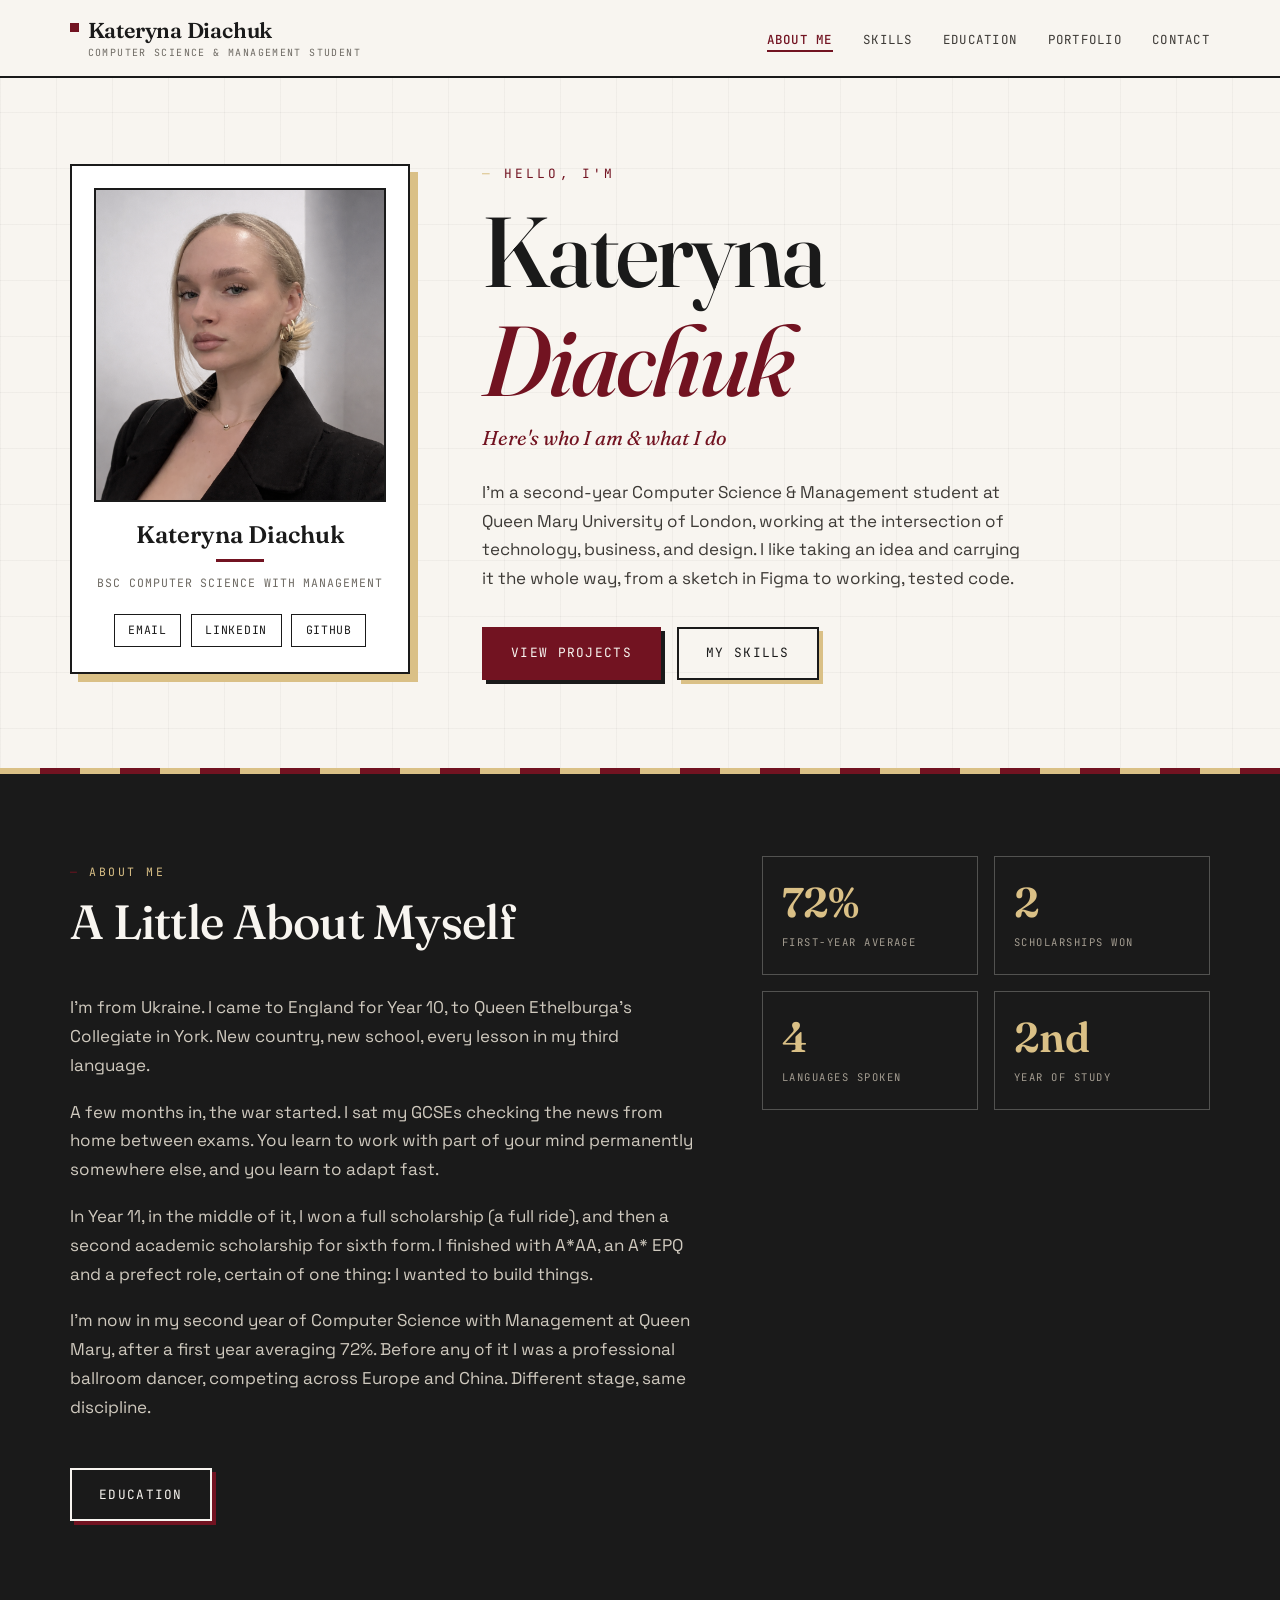
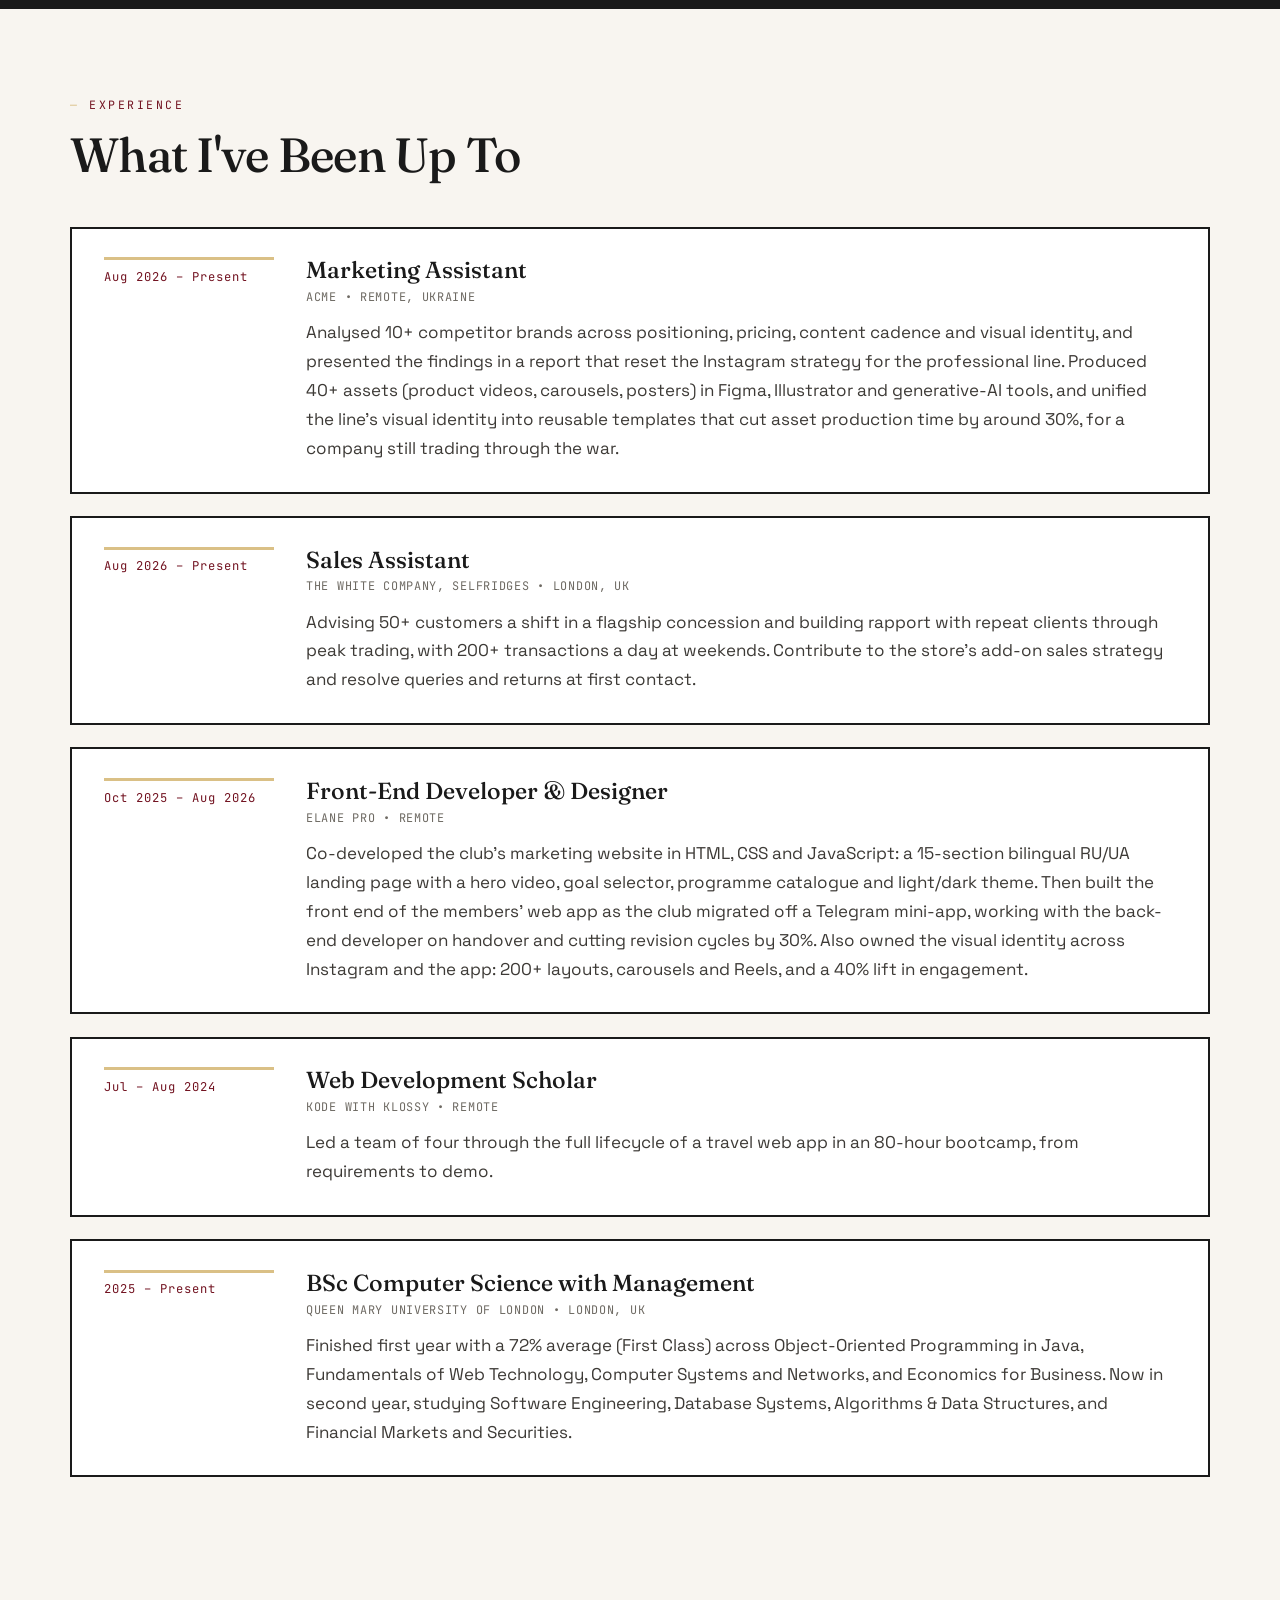
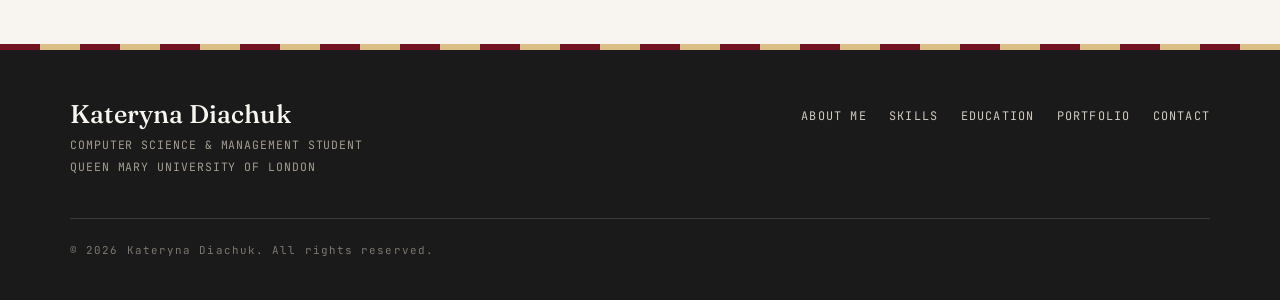
<file: index.html>
<!DOCTYPE html>
<html lang="en">
<head>
    <meta charset="UTF-8">
    <meta name="viewport" content="width=device-width, initial-scale=1.0">
    <title>Kateryna Diachuk | Portfolio</title>

    
    <!-- Google Fonts: Fraunces + Space Grotesk + JetBrains Mono -->
    <link rel="preconnect" href="https://fonts.googleapis.com">
    <link rel="preconnect" href="https://fonts.gstatic.com" crossorigin>
    <link href="https://fonts.googleapis.com/css2?family=Fraunces:ital,opsz,wght@0,9..144,300..700;1,9..144,300..700&family=Space+Grotesk:wght@300..700&family=JetBrains+Mono:wght@400;500&display=swap" rel="stylesheet">

    <!-- Stylesheets -->
    <link rel="stylesheet" href="css/reset.css">
    <link rel="stylesheet" href="css/style.css">
</head>
<body>

    <!-- ========================================================
         HEADER: Site identity and main navigation
    ========================================================= -->
    <header>
        <div class="header-inner">
            <div class="site-logo">
                Kateryna Diachuk
                <span>Computer Science & Management Student</span>
            </div>
            <nav aria-label="Main navigation">
                <ul>
                    <li><a href="index.html" class="active">About Me</a></li>
                    <li><a href="skills.html">Skills</a></li>
                    <li><a href="education.html">Education</a></li>
                    <li><a href="portfolio.html">Portfolio</a></li>
                    <li><a href="contact.html">Contact</a></li>
                </ul>
            </nav>
        </div>
    </header>

    <!-- ========================================================
         MAIN CONTENT
    ========================================================= -->
    <main>

        <!-- Hero Section -->
        <section class="hero" aria-label="Introduction">
            <!-- Profile card (left) -->
            <aside class="hero-card" aria-label="Profile card">
                <figure>
                    <div class="profile-image-wrap">
                        
                        <img src="images/profile-pic.png" alt="Kateryna Diachuk">
                    </div>
                    <figcaption class="hero-card-name">
                        <h2>Kateryna Diachuk </h2>
                        <div class="hero-card-divider"></div>
                        <p class="hero-card-role">BSc Computer Science with Management</p>
                    </figcaption>
                </figure>
                <div class="hero-social">
                    <a href="mailto:katediachuk3@gmail.com" aria-label="Email">Email</a>
                    <a href="https://www.linkedin.com/in/kateryna-diachuk-500a9a2b8?lipi=urn%3Ali%3Apage%3Ad_flagship3_profile_view_base_contact_details%3BsQAGNJKYS2mbx2d9ATpIKA%3D%3D" target="_blank" aria-label="LinkedIn">LinkedIn</a>
                    <a href="https://github.com/kate-dia" target="_blank" aria-label="GitHub">GitHub</a>
                </div>
            </aside>

            <!-- Hero text content (right) -->
            <div class="hero-content">
                <span class="label">Hello, I'm</span>
                <h1>Kateryna <br><em style="font-style: italic; color: var(--burgundy);">Diachuk</em></h1>
                <p class="sub">Here's who I am &amp; what I do</p>
                <p>
                    I'm a second-year Computer Science &amp; Management student at Queen Mary
                    University of London, working at the intersection of technology, business,
                    and design. I like taking an idea and carrying it the whole way, from a
                    sketch in Figma to working, tested code.
                </p>
                <div class="hero-buttons">
                    <a href="portfolio.html" class="btn-primary">View Projects</a>
                    <a href="skills.html" class="btn-outline">My Skills</a>
                </div>
            </div>
        </section>

        <!-- About Snapshot Section -->
        <section class="about-section" aria-label="About me overview">
            <div class="about-inner">
                <article class="about-text">
                    <header class="section-header">
                        <span class="section-label">About Me</span>
                        <h2>A Little About Myself</h2>
                    </header>
                    <p>
                        I'm from Ukraine. I came to England for Year&nbsp;10, to Queen Ethelburga's
                        Collegiate in York. New country, new school, every lesson in my third
                        language.
                    </p>
                    <p>
                        A few months in, the war started. I sat my GCSEs checking the news from
                        home between exams. You learn to work with part of your mind permanently
                        somewhere else, and you learn to adapt fast.
                    </p>
                    <p>
                        In Year&nbsp;11, in the middle of it, I won a full scholarship (a full ride),
                        and then a second academic scholarship for sixth form. I finished with
                        A*AA, an A* EPQ and a prefect role, certain of one thing: I wanted to build
                        things.
                    </p>
                    <p>
                        I'm now in my second year of Computer Science with Management at Queen Mary,
                        after a first year averaging 72%. Before any of it I was a professional
                        ballroom dancer, competing across Europe and China. Different stage, same
                        discipline.
                    </p>
                    <br>
                    <a href="education.html" class="btn-outline">Education</a>
                </article>
                <!-- Quick stats -->
                <div class="about-stats" aria-label="Quick statistics">
                    <div class="stat-box">
                        <span class="stat-number">72%</span>
                        <span class="stat-label">First-Year Average</span>
                    </div>
                    <div class="stat-box">
                        <span class="stat-number">2</span>
                        <span class="stat-label">Scholarships Won</span>
                    </div>
                    <div class="stat-box">
                        <span class="stat-number">4</span>
                        <span class="stat-label">Languages Spoken</span>
                    </div>
                    <div class="stat-box">
                        <span class="stat-number">2nd</span>
                        <span class="stat-label">Year of Study</span>
                    </div>
                </div>

                
            </div>
        </section>

        <!-- Recent Experience Preview -->
        <section class="section-pad" aria-label="Recent experience">
            <div class="container">
                <header class="section-header">
                    <span class="section-label">Experience</span>
                    <h2>What I've Been Up To</h2>
                </header>

                <article class="card">
                    <div class="card-date">Aug 2026 &ndash; Present</div>
                    <div class="card-body">
                        <h3>Marketing Assistant</h3>
                        <p class="company">ACME &bull; Remote, Ukraine</p>
                        <p>
                            Analysed 10+ competitor brands across positioning, pricing, content
                            cadence and visual identity, and presented the findings in a report
                            that reset the Instagram strategy for the professional line. Produced
                            40+ assets (product videos, carousels, posters) in Figma,
                            Illustrator and generative-AI tools, and unified the line's visual
                            identity into reusable templates that cut asset production time by
                            around 30%, for a company still trading through the war.
                        </p>
                    </div>
                </article>

                <article class="card">
                    <div class="card-date">Aug 2026 &ndash; Present</div>
                    <div class="card-body">
                        <h3>Sales Assistant</h3>
                        <p class="company">The White Company, Selfridges &bull; London, UK</p>
                        <p>
                            Advising 50+ customers a shift in a flagship concession and building
                            rapport with repeat clients through peak trading, with 200+ transactions
                            a day at weekends. Contribute to the store's add-on sales strategy and
                            resolve queries and returns at first contact.
                        </p>
                    </div>
                </article>

                <article class="card">
                    <div class="card-date">Oct 2025 &ndash; Aug 2026</div>
                    <div class="card-body">
                        <h3>Front-End Developer &amp; Designer</h3>
                        <p class="company">ELANE PRO &bull; Remote</p>
                        <p>
                            Co-developed the club's marketing website in HTML, CSS and JavaScript:
                            a 15-section bilingual RU/UA landing page with a hero video, goal
                            selector, programme catalogue and light/dark theme. Then built the
                            front end of the members' web app as the
                            club migrated off a Telegram mini-app, working with the back-end
                            developer on handover and cutting revision cycles by 30%. Also owned
                            the visual identity across Instagram and the app: 200+ layouts,
                            carousels and Reels, and a 40% lift in engagement.
                        </p>
                    </div>
                </article>

                <article class="card">
                    <div class="card-date">Jul &ndash; Aug 2024</div>
                    <div class="card-body">
                        <h3>Web Development Scholar</h3>
                        <p class="company">Kode With Klossy &bull; Remote</p>
                        <p>
                            Led a team of four through the full lifecycle of a travel web app in an
                            80-hour bootcamp, from requirements to demo.
                        </p>
                    </div>
                </article>

                <article class="card">
                    <div class="card-date">2025 &ndash; Present</div>
                    <div class="card-body">
                        <h3>BSc Computer Science with Management</h3>
                        <p class="company">Queen Mary University of London &bull; London, UK</p>
                        <p>
                            Finished first year with a 72% average (First Class) across
                            Object-Oriented Programming in Java, Fundamentals of Web Technology,
                            Computer Systems and Networks, and Economics for Business. Now in
                            second year, studying Software Engineering, Database Systems,
                            Algorithms &amp; Data Structures, and Financial Markets and Securities.
                        </p>
                    </div>
                </article>

            </div>
        </section>

    </main>

    <!-- ========================================================
         FOOTER
    ========================================================= -->
    <footer>
        <div class="footer-inner">
            <div class="footer-brand">
                <h3>Kateryna Diachuk</h3>
                <p>Computer Science & Management Student<br>Queen Mary University of London</p>
            </div>
            <nav class="footer-nav" aria-label="Footer navigation">
                
                <ul>
                    <li><a href="index.html">About Me</a></li>
                    <li><a href="skills.html">Skills</a></li>
                    <li><a href="education.html">Education</a></li>
                    <li><a href="portfolio.html">Portfolio</a></li>
                    <li><a href="contact.html">Contact</a></li>
                </ul>
            </nav>
            <div class="footer-copy">
                <p>&copy; 2026 Kateryna Diachuk. All rights reserved.</p>
                
            </div>
        </div>
    </footer>

</body>
</html>
</file>
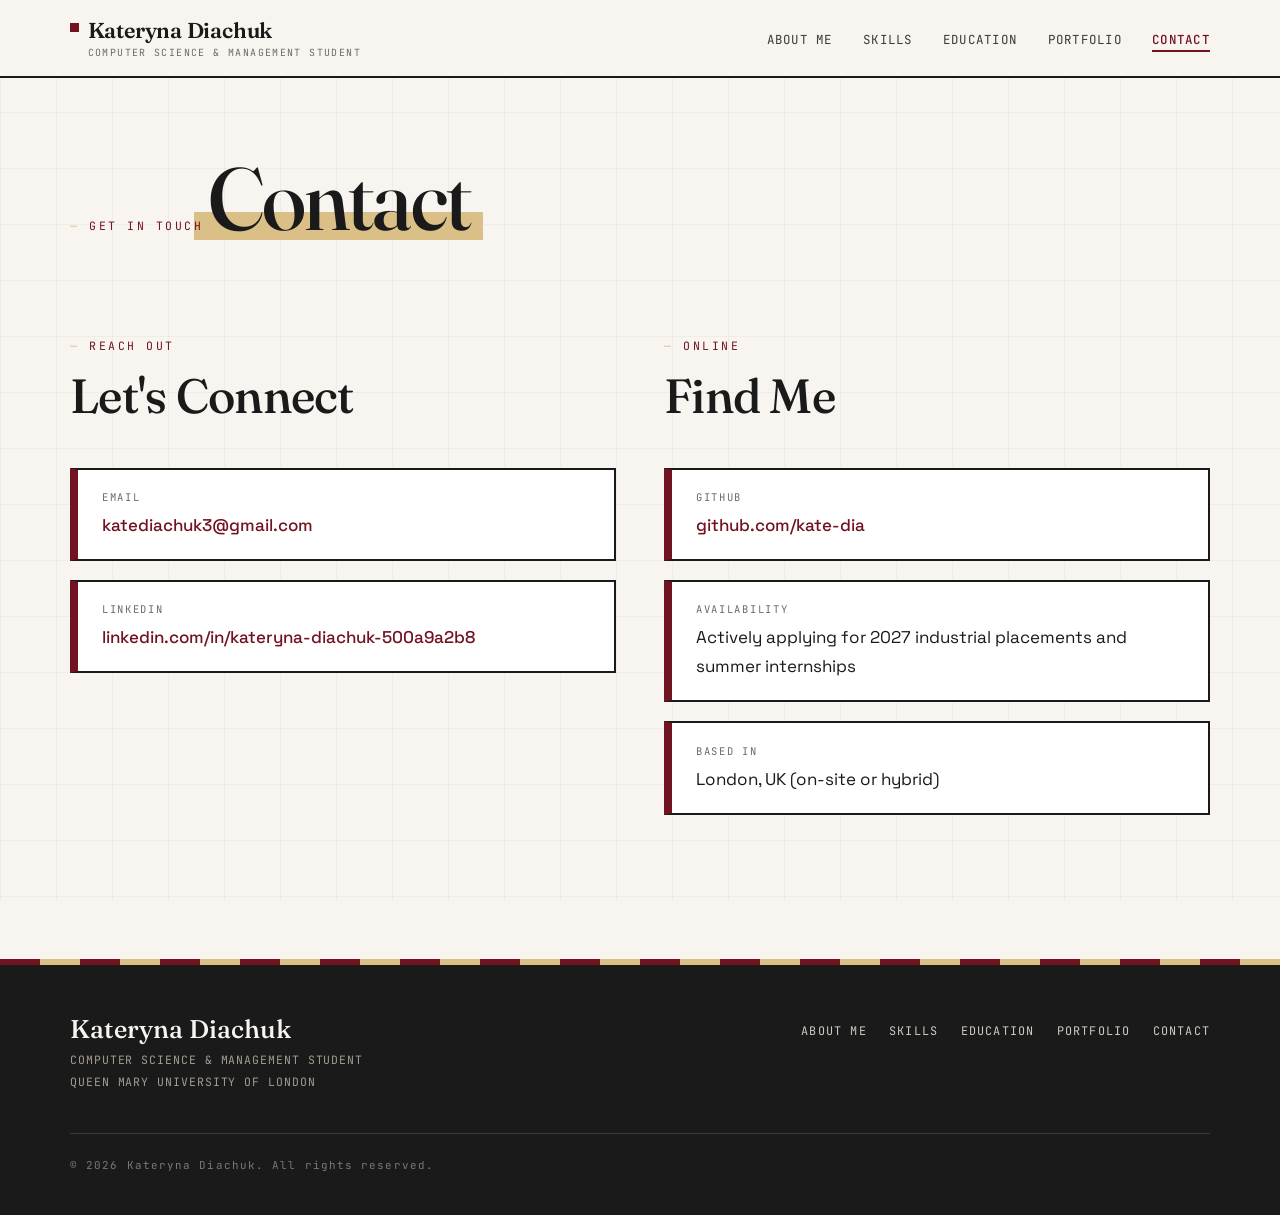
<file: contact.html>
<!DOCTYPE html>
<html lang="en">
<head>
    <meta charset="UTF-8">
    <meta name="viewport" content="width=device-width, initial-scale=1.0">
    <title>Contact | Kateryna Diachuk</title>

    
    <!-- Google Fonts: Fraunces + Space Grotesk + JetBrains Mono -->
    <link rel="preconnect" href="https://fonts.googleapis.com">
    <link rel="preconnect" href="https://fonts.gstatic.com" crossorigin>
    <link href="https://fonts.googleapis.com/css2?family=Fraunces:ital,opsz,wght@0,9..144,300..700;1,9..144,300..700&family=Space+Grotesk:wght@300..700&family=JetBrains+Mono:wght@400;500&display=swap" rel="stylesheet">

    <!-- Stylesheets -->
    <link rel="stylesheet" href="css/reset.css">
    <link rel="stylesheet" href="css/style.css">
</head>
<body>

    <!-- ========================================================
         HEADER
    ========================================================= -->
    <header>
        <div class="header-inner">
            <div class="site-logo">
                Kateryna Diachuk 
                <span>Computer Science & Management Student</span>
            </div>
            <nav aria-label="Main navigation">
                <ul>
                    <li><a href="index.html">About Me</a></li>
                    <li><a href="skills.html">Skills</a></li>
                    <li><a href="education.html">Education</a></li>
                    <li><a href="portfolio.html">Portfolio</a></li>
                    <li><a href="contact.html" class="active">Contact</a></li>
                </ul>
            </nav>
        </div>
    </header>

    <!-- ========================================================
         MAIN CONTENT
    ========================================================= -->
    <main>

        <!-- Page Banner -->
        <section class="page-banner" aria-label="Page title">
            <span class="section-label">Get In Touch</span>
            <h1>Contact</h1>
        </section>

        <!-- Contact Section -->
        <section class="section-pad" aria-label="Contact information">
            <div class="container">

                <article class="contact-layout">

                    <!-- Contact info column -->
                    <div>
                        <header class="section-header">
                            <span class="section-label">Reach Out</span>
                            <h2>Let's Connect</h2>
                        </header>
                        <div class="contact-info">
                            <div class="contact-item">
                                <span class="label">Email</span>
                                <a href="mailto:katediachuk3@gmail.com">katediachuk3@gmail.com</a>
                            </div>
                            <div class="contact-item">
                                <span class="label">LinkedIn</span>
                                <a href="https://www.linkedin.com/in/kateryna-diachuk-500a9a2b8/" target="_blank">linkedin.com/in/kateryna-diachuk-500a9a2b8</a>
                            </div>
                        </div>
                    </div>
                
                    <!-- Second column -->
                    <div>
                        <header class="section-header">
                            <span class="section-label">Online</span>
                            <h2>Find Me</h2>
                        </header>
                        <div class="contact-info">
                            <div class="contact-item">
                                <span class="label">GitHub</span>
                                <a href="https://github.com/kate-dia" target="_blank">github.com/kate-dia</a>
                            </div>
                            <div class="contact-item">
                                <span class="label">Availability</span>
                                <span>Actively applying for 2027 industrial placements and summer internships</span>
                            </div>
                            <div class="contact-item">
                                <span class="label">Based in</span>
                                <span>London, UK (on-site or hybrid)</span>
                            </div>
                        </div>
                    </div>
                
                </article>
            </div>
        </section>

    </main>

    <!-- ========================================================
         FOOTER
    ========================================================= -->
    <footer>
        <div class="footer-inner">
            <div class="footer-brand">
                <h3>Kateryna Diachuk</h3>
                <p>Computer Science & Management Student<br>Queen Mary University of London</p>
            </div>
            <nav class="footer-nav" aria-label="Footer navigation">
        
                <ul>
                    <li><a href="index.html">About Me</a></li>
                    <li><a href="skills.html">Skills</a></li>
                    <li><a href="education.html">Education</a></li>
                    <li><a href="portfolio.html">Portfolio</a></li>
                    <li><a href="contact.html">Contact</a></li>
                </ul>
            </nav>
            <div class="footer-copy">
                <p>&copy; 2026 Kateryna Diachuk. All rights reserved.</p>
            </div>
        </div>
    </footer>

</body>
</html>
</file>
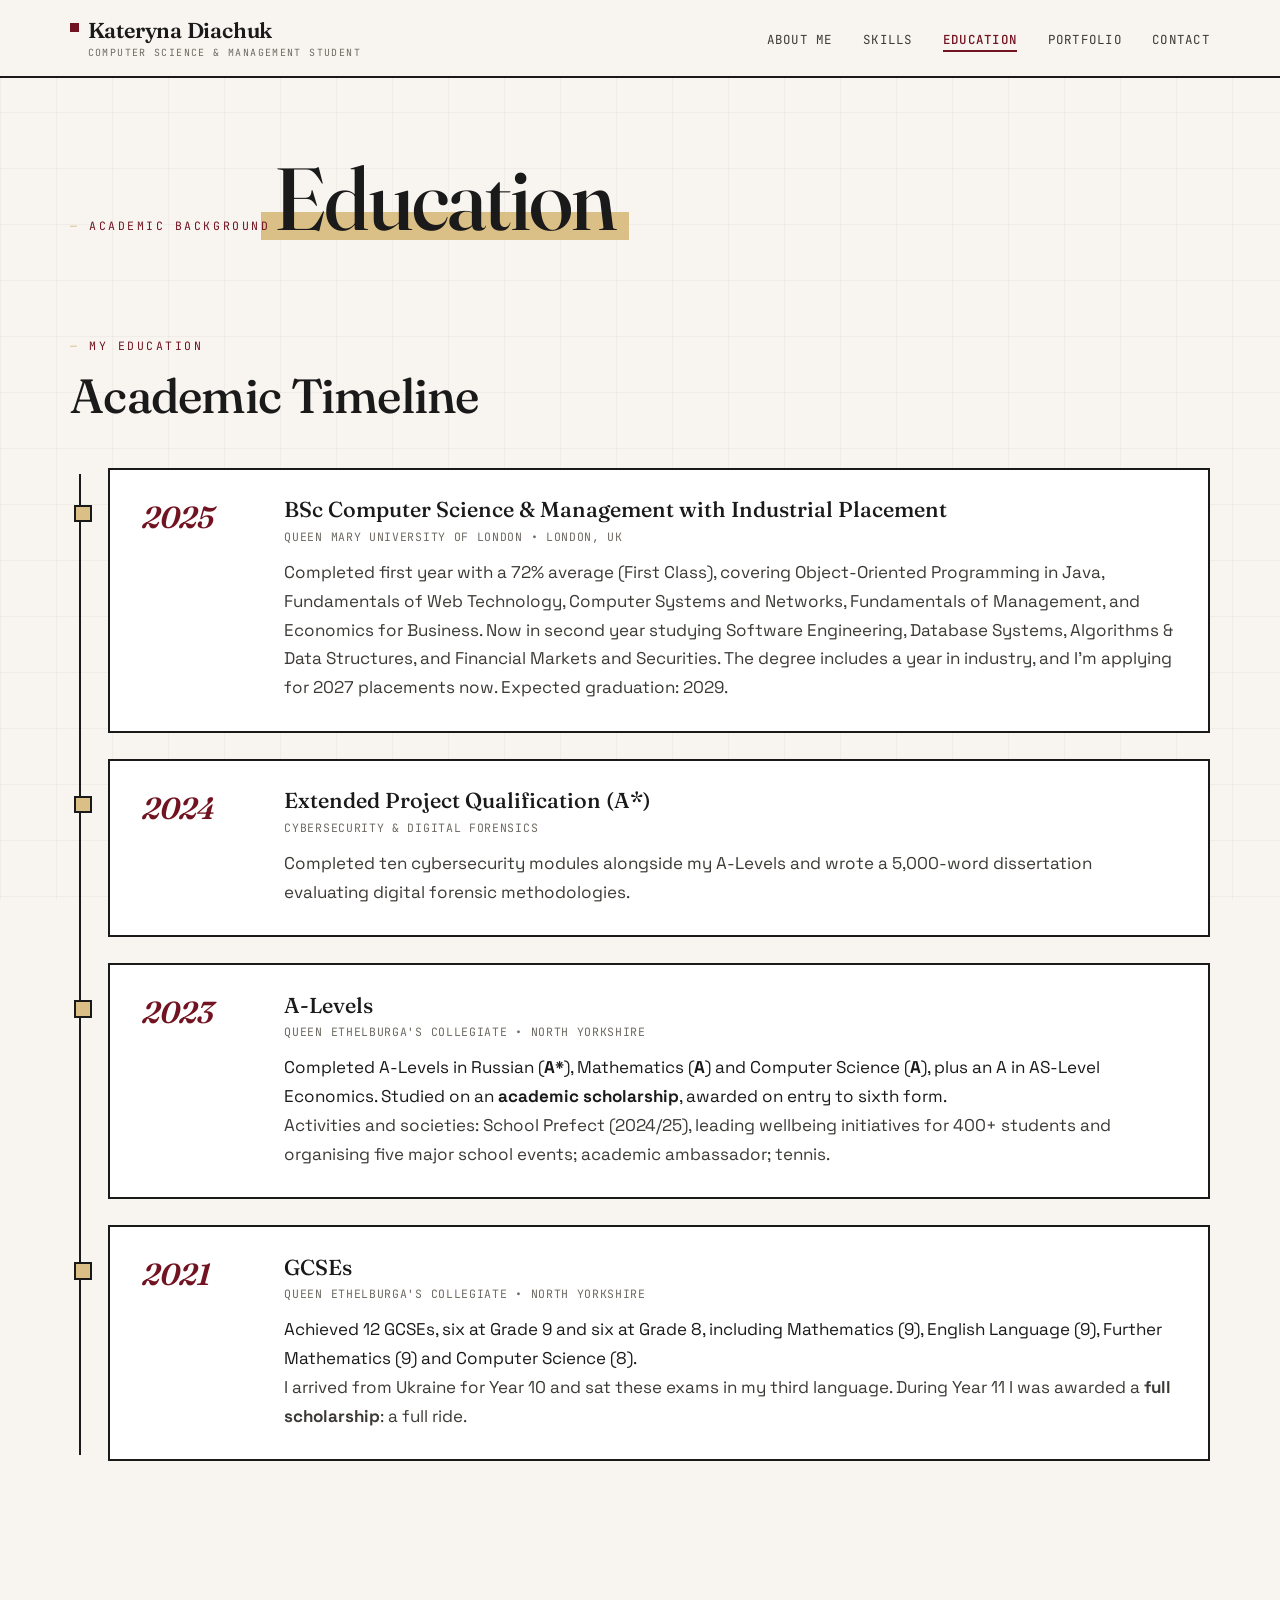
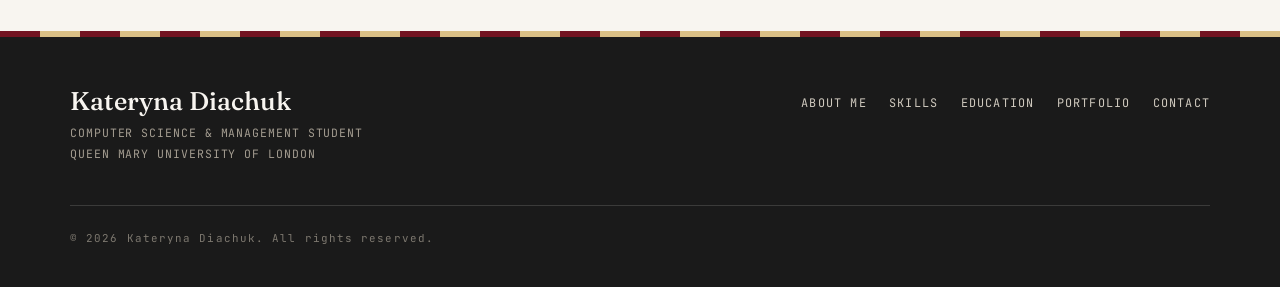
<file: education.html>
<!DOCTYPE html>
<html lang="en">
<head>
    <meta charset="UTF-8">
    <meta name="viewport" content="width=device-width, initial-scale=1.0">
    <title>Education | Kateryna Diachuk</title>

   
    <!-- Google Fonts: Fraunces + Space Grotesk + JetBrains Mono -->
    <link rel="preconnect" href="https://fonts.googleapis.com">
    <link rel="preconnect" href="https://fonts.gstatic.com" crossorigin>
    <link href="https://fonts.googleapis.com/css2?family=Fraunces:ital,opsz,wght@0,9..144,300..700;1,9..144,300..700&family=Space+Grotesk:wght@300..700&family=JetBrains+Mono:wght@400;500&display=swap" rel="stylesheet">

    <!-- Stylesheets -->
    <link rel="stylesheet" href="css/reset.css">
    <link rel="stylesheet" href="css/style.css">
</head>
<body>

    <!-- ========================================================
         HEADER
    ========================================================= -->
    <header>
        <div class="header-inner">
            <div class="site-logo">
                Kateryna Diachuk 
                <span>Computer Science & Management  Student</span>
            </div>
            <nav aria-label="Main navigation">
                <ul>
                    <li><a href="index.html">About Me</a></li>
                    <li><a href="skills.html">Skills</a></li>
                    <li><a href="education.html" class="active">Education</a></li>
                    <li><a href="portfolio.html">Portfolio</a></li>
                    <li><a href="contact.html">Contact</a></li>
                </ul>
            </nav>
        </div>
    </header>

    <!-- ========================================================
         MAIN CONTENT
    ========================================================= -->
    <main>

        <!-- Page Banner -->
        <section class="page-banner" aria-label="Page title">
            <span class="section-label">Academic Background</span>
            <h1>Education</h1>
        </section>

        <!-- Education Timeline Section -->
        <section class="section-pad" aria-label="Education history">
            <div class="container">
                <header class="section-header">
                    <span class="section-label">My education</span>
                    <h2>Academic Timeline</h2>
                    
                </header>

                <article class="education-grid">

                    <div class="edu-card">
                        <div class="edu-year">2025</div>
                        <div class="edu-details">
                            <h3>BSc Computer Science &amp; Management with Industrial Placement </h3>
                            <p class="institution">Queen Mary University of London &bull; London, UK</p>
                            <p>
                                Completed first year with a 72% average (First Class), covering
                                Object-Oriented Programming in Java, Fundamentals of Web Technology,
                                Computer Systems and Networks, Fundamentals of Management, and
                                Economics for Business. Now in second year studying Software
                                Engineering, Database Systems, Algorithms &amp; Data Structures, and
                                Financial Markets and Securities. The degree includes a year in
                                industry, and I'm applying for 2027 placements now.
                                Expected graduation: 2029.
                            </p>
                        </div>
                    </div>

                    <div class="edu-card">
                        <div class="edu-year">2024</div>
                        <div class="edu-details">
                            <h3>Extended Project Qualification (A*)</h3>
                            <p class="institution">Cybersecurity &amp; Digital Forensics</p>
                            <p>
                                Completed ten cybersecurity modules alongside my A-Levels and wrote a
                                5,000-word dissertation evaluating digital forensic methodologies.
                            </p>
                        </div>
                    </div>

                    <div class="edu-card">
                        <div class="edu-year">2023</div>
                        <div class="edu-details">
                            <h3>A-Levels</h3>
                            <p class="institution">Queen Ethelburga's Collegiate &bull; North Yorkshire</p>
                            <p>
                                Completed A-Levels in Russian (<strong>A*</strong>), Mathematics
                                (<strong>A</strong>) and Computer Science (<strong>A</strong>), plus an A in
                                AS-Level Economics. Studied on an <strong>academic scholarship</strong>,
                                awarded on entry to sixth form.
                            </p>
                            <p>
                                Activities and societies: School Prefect (2024/25), leading wellbeing
                                initiatives for 400+ students and organising five major school
                                events; academic ambassador; tennis.
                            </p>
                        </div>
                    </div>

                    <div class="edu-card">
                        <div class="edu-year">2021</div>
                        <div class="edu-details">
                            <h3>GCSEs</h3>
                            <p class="institution">Queen Ethelburga's Collegiate &bull; North Yorkshire</p>
                            <p>
                                Achieved 12 GCSEs, six at Grade 9 and six at Grade 8, including
                                Mathematics (9), English Language (9), Further Mathematics (9) and
                                Computer Science (8).
                            </p>
                            <p>
                                I arrived from Ukraine for Year&nbsp;10 and sat these exams in my third
                                language. During Year&nbsp;11 I was awarded a
                                <strong>full scholarship</strong>: a full ride.
                            </p>
                        </div>
                    </div>

                </article>
            </div>
        </section>

        

    </main>

    <!-- ========================================================
         FOOTER
    ========================================================= -->
    <footer>
        <div class="footer-inner">
            <div class="footer-brand">
                <h3>Kateryna Diachuk</h3>
                <p>Computer Science & Management Student<br>Queen Mary University of London</p>
            </div>
            <nav class="footer-nav" aria-label="Footer navigation">
                
                <ul>
                    <li><a href="index.html">About Me</a></li>
                    <li><a href="skills.html">Skills</a></li>
                    <li><a href="education.html">Education</a></li>
                    <li><a href="portfolio.html">Portfolio</a></li>
                    <li><a href="contact.html">Contact</a></li>
                </ul>
            </nav>
            <div class="footer-copy">
                <p>&copy; 2026 Kateryna Diachuk. All rights reserved.</p>
            </div>
        </div>
    </footer>

</body>
</html>
</file>
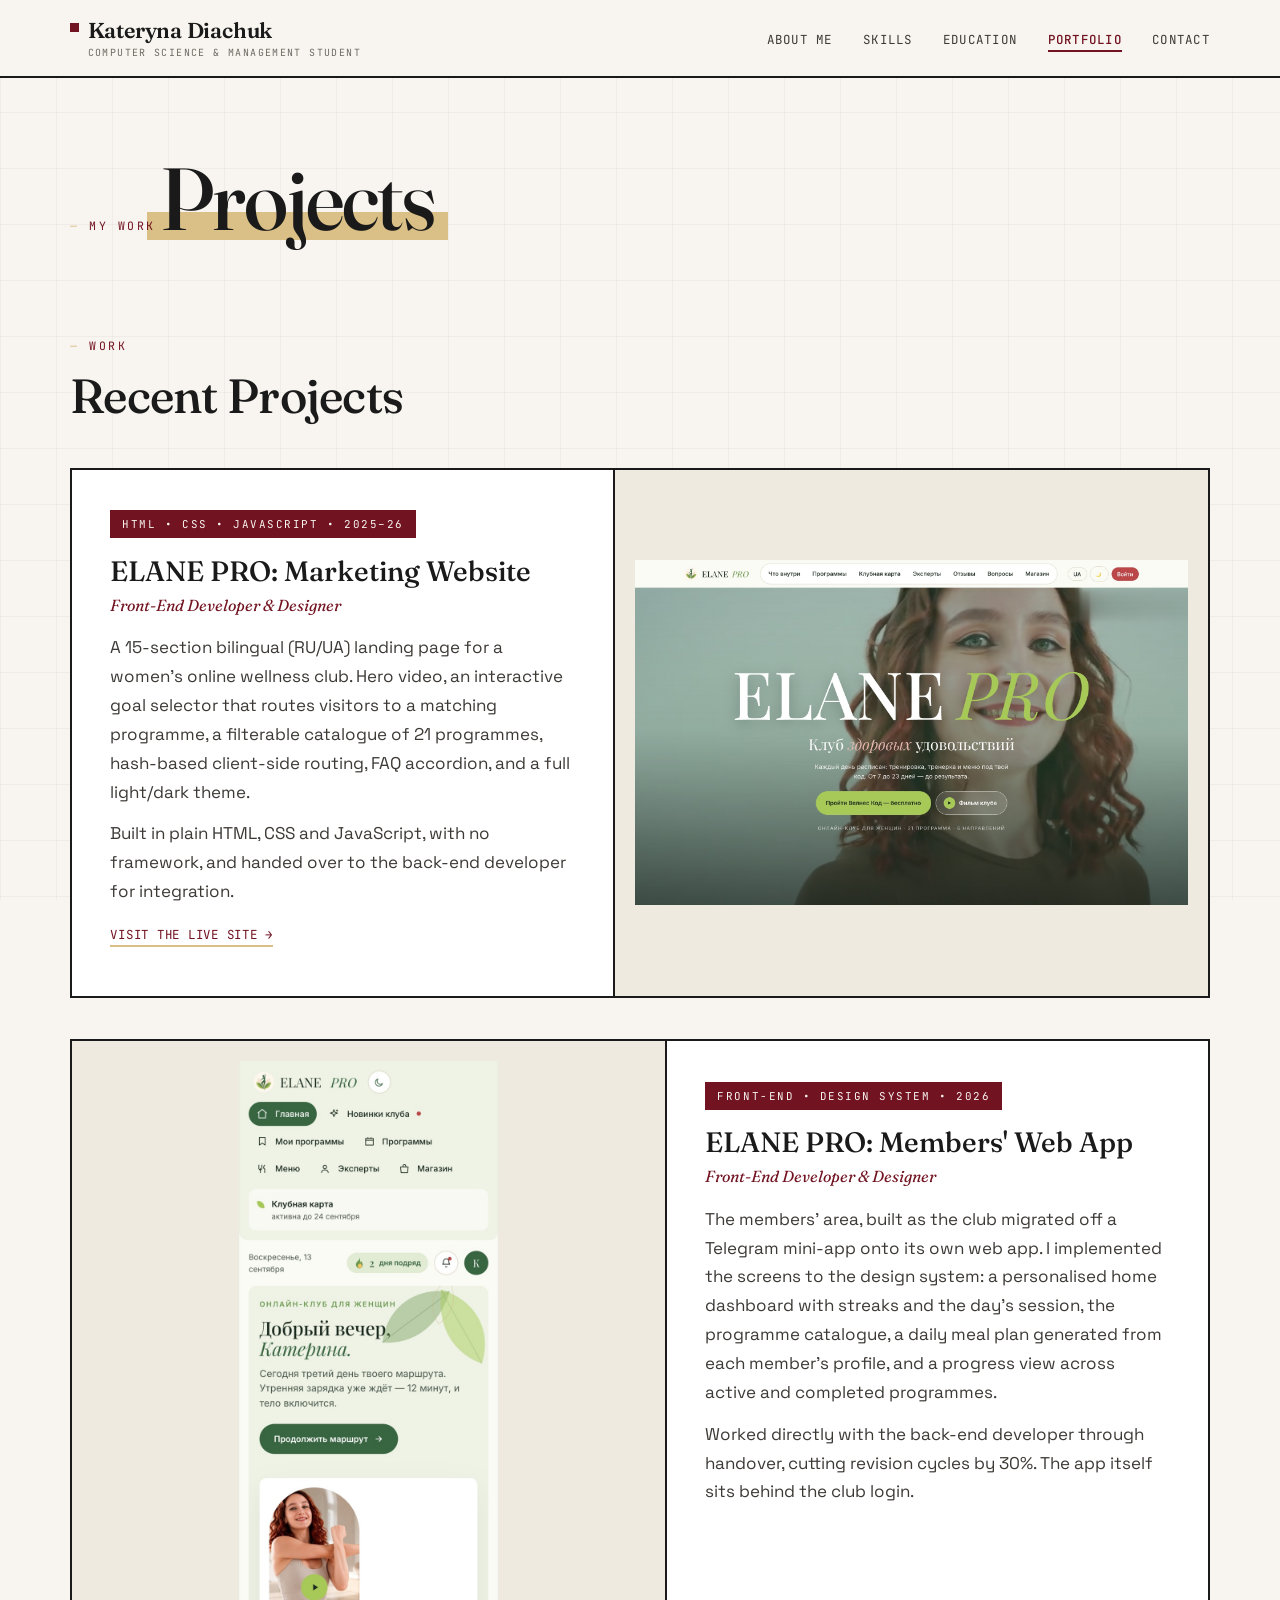
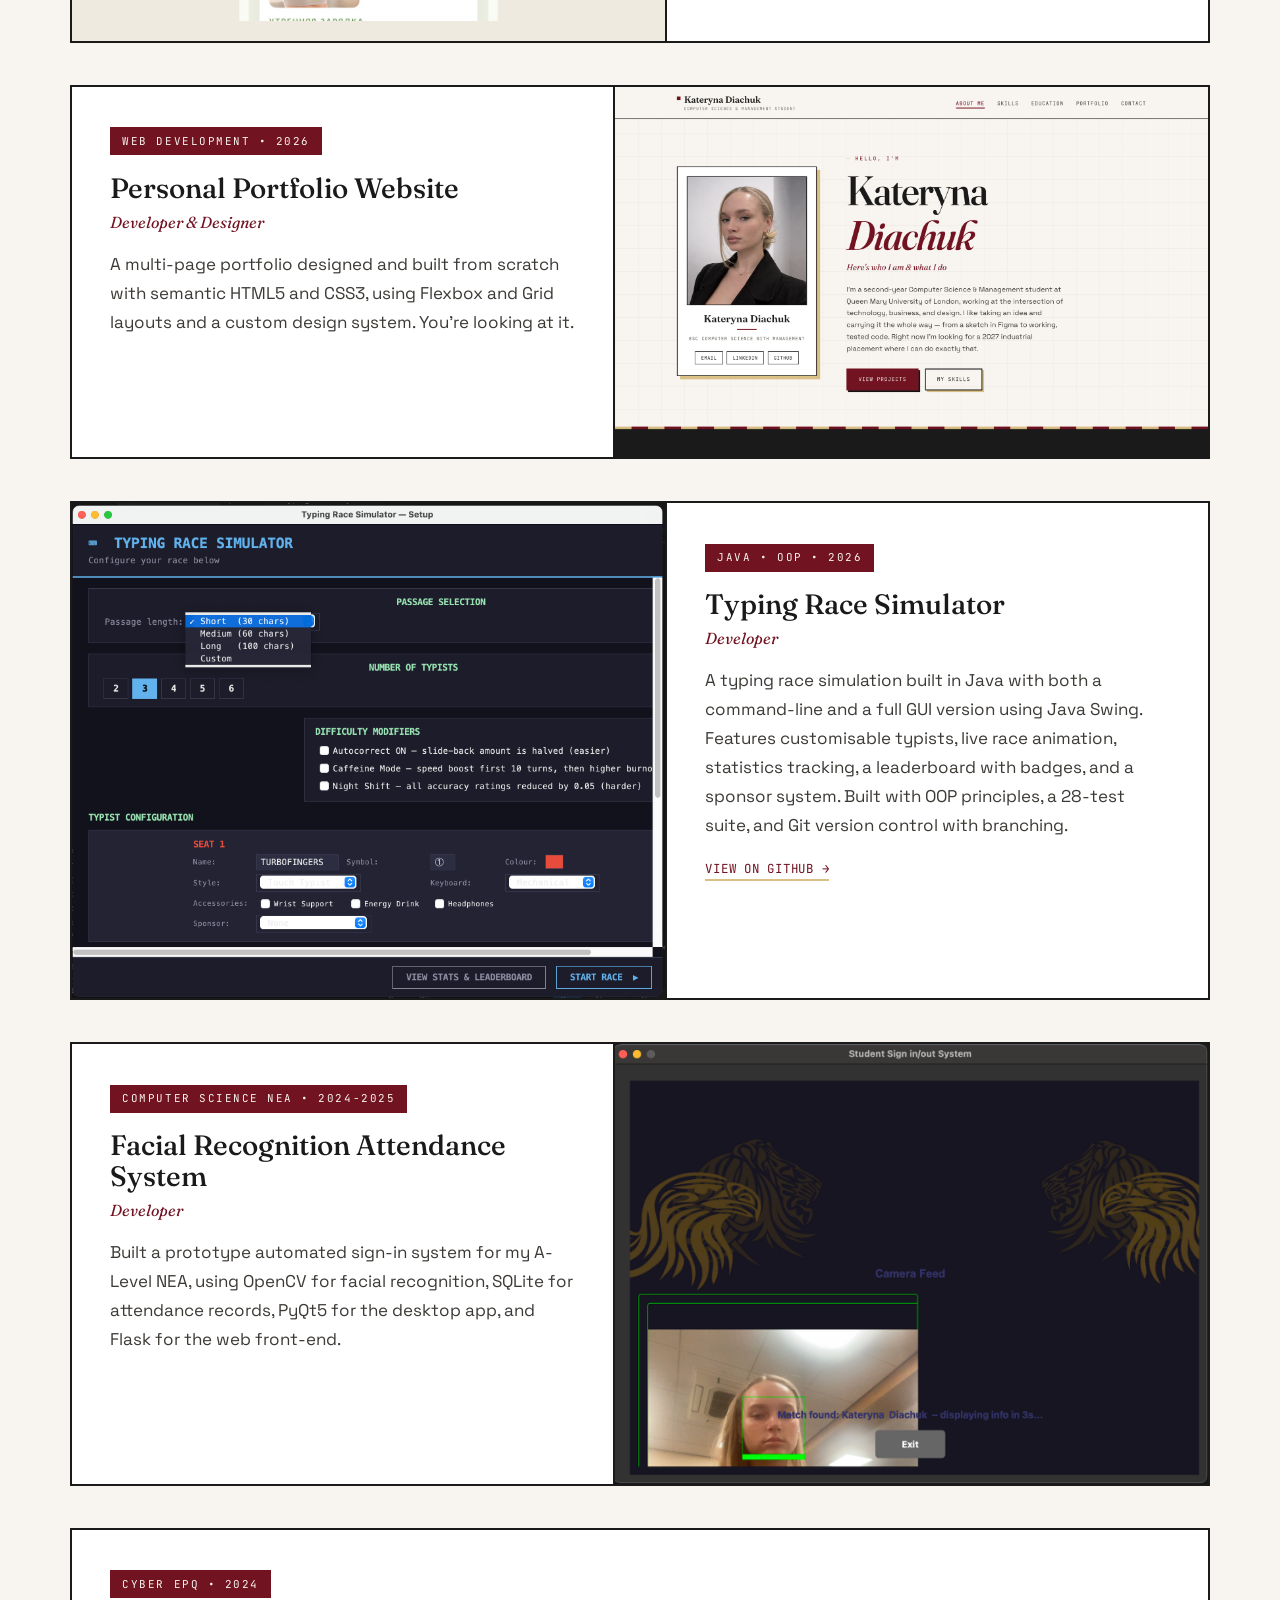
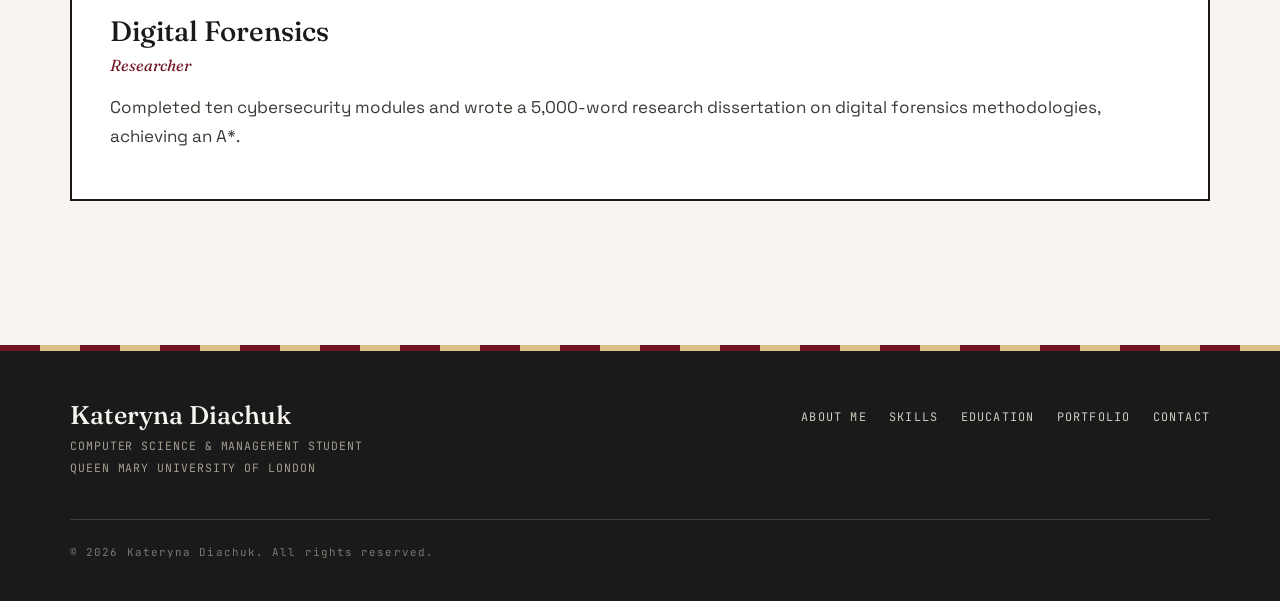
<file: portfolio.html>
<!DOCTYPE html>
<html lang="en">
<head>
    <meta charset="UTF-8">
    <meta name="viewport" content="width=device-width, initial-scale=1.0">
    <title>Projects | Kateryna Diachuk</title>

    <!-- Google Fonts: Fraunces + Space Grotesk + JetBrains Mono -->
    <link rel="preconnect" href="https://fonts.googleapis.com">
    <link rel="preconnect" href="https://fonts.gstatic.com" crossorigin>
    <link href="https://fonts.googleapis.com/css2?family=Fraunces:ital,opsz,wght@0,9..144,300..700;1,9..144,300..700&family=Space+Grotesk:wght@300..700&family=JetBrains+Mono:wght@400;500&display=swap" rel="stylesheet">

    <!-- Stylesheets -->
    <link rel="stylesheet" href="css/reset.css">
    <link rel="stylesheet" href="css/style.css">
</head>
<body>

    <!-- ========================================================
         HEADER
    ========================================================= -->
    <header>
        <div class="header-inner">
            <div class="site-logo">
                Kateryna Diachuk
                <span>Computer Science & Management Student</span>
            </div>
            <nav aria-label="Main navigation">
                <ul>
                    <li><a href="index.html">About Me</a></li>
                    <li><a href="skills.html">Skills</a></li>
                    <li><a href="education.html">Education</a></li>
                    <li><a href="portfolio.html" class="active">Portfolio</a></li>
                    <li><a href="contact.html">Contact</a></li>
                </ul>
            </nav>
        </div>
    </header>

    <!-- ========================================================
         MAIN CONTENT
    ========================================================= -->
    <main>

        <!-- Page Banner -->
        <section class="page-banner" aria-label="Page title">
            <span class="section-label">My Work</span>
            <h1>Projects</h1>
        </section>

        <!-- Portfolio Projects Section -->
        <section class="section-pad" aria-label="Project showcase">
            <div class="container">

                <header class="section-header">
                    <span class="section-label">Work</span>
                    <h2>Recent Projects</h2>
                    
                </header>

                <article class="portfolio-grid">

                    <!-- Project 1 -->
                    <section class="project-card project-card--shots" aria-label="Project: ELANE PRO marketing website">
                        <div class="project-info">
                            <span class="project-tag">HTML &bull; CSS &bull; JavaScript &bull; 2025&ndash;26</span>
                            <h3>ELANE PRO: Marketing Website</h3>
                            <p class="role">Front-End Developer &amp; Designer</p>
                            <p>
                                A 15-section bilingual (RU/UA) landing page for a women's online
                                wellness club. Hero video, an
                                interactive goal selector that routes visitors to a matching
                                programme, a filterable catalogue of 21 programmes, hash-based
                                client-side routing, FAQ accordion, and a full light/dark theme.
                            </p>
                            <p>
                                Built in plain HTML, CSS and JavaScript, with no framework, and handed
                                over to the back-end developer for integration.
                            </p>
                            <p>
                                <a href="https://elane.pro/welcome" target="_blank" rel="noopener">Visit the live site &rarr;</a>
                            </p>
                        </div>
                        <figure class="project-img">
                            <div class="carousel">
                                <div class="carousel-track">
                                    <img src="images/elane-site-1-hero.jpg" alt="ELANE PRO website: hero section with full-bleed video background">
                                    <img src="images/elane-site-2-goal.jpg" alt="ELANE PRO website: interactive goal selector matching visitors to a programme">
                                    <img src="images/elane-site-3-programmes.jpg" alt="ELANE PRO website: filterable programme catalogue">
                                    <img src="images/elane-site-4-route.jpg" alt="ELANE PRO website: three-step member journey">
                                    <img src="images/elane-site-5-inside.jpg" alt="ELANE PRO website: what's inside the club grid">
                                </div>
                            </div>
                        </figure>
                    </section>

                    <!-- Project 2 -->
                    <section class="project-card project-card--shots project-card--app" aria-label="Project: ELANE PRO members' web app">
                        <div class="project-info">
                            <span class="project-tag">Front-End &bull; Design System &bull; 2026</span>
                            <h3>ELANE PRO: Members' Web App</h3>
                            <p class="role">Front-End Developer &amp; Designer</p>
                            <p>
                                The members' area, built as the club migrated off a Telegram
                                mini-app onto its own web app. I implemented the screens to the
                                design system: a personalised home dashboard with streaks and the
                                day's session, the programme catalogue, a daily meal plan generated
                                from each member's profile, and a progress view across active and
                                completed programmes.
                            </p>
                            <p>
                                Worked directly with the back-end developer through handover,
                                cutting revision cycles by 30%. The app itself sits behind the club
                                login.
                            </p>

                        </div>
                        <figure class="project-img">
                            <div class="carousel">
                                <div class="carousel-track">
                                    <img src="images/elane-app-1-home.jpg" alt="ELANE PRO app: personalised home dashboard">
                                    <img src="images/elane-app-2-programmes.jpg" alt="ELANE PRO app: programme catalogue">
                                    <img src="images/elane-app-3-menu.jpg" alt="ELANE PRO app: daily meal plan screen">
                                    <img src="images/elane-app-4-progress.jpg" alt="ELANE PRO app: member progress across programmes">
                                </div>
                            </div>
                        </figure>
                    </section>

                    <!-- Project 3 -->
                    <section class="project-card" aria-label="Project: Portfolio Website">
                        <div class="project-info">
                            <span class="project-tag">Web Development &bull; 2026</span>
                            <h3>Personal Portfolio Website</h3>
                            <p class="role">Developer &amp; Designer</p>
                            <p>
                                A multi-page portfolio designed and built from scratch with semantic HTML5 and CSS3, using Flexbox and Grid layouts and a custom design system. You're looking at it.
                                
                            </p>
                            
                        </div>
                        <figure class="project-img">
                            <img src="images/porfolioproject.png" alt="Portfolio website ">
                        </figure>
                    </section>

                    <!-- Project 4 -->
                    <section class="project-card" aria-label="Project: Typing Race Simulator">
                        <div class="project-info">
                            <span class="project-tag">Java &bull; OOP &bull; 2026</span>
                            <h3>Typing Race Simulator</h3>
                            <p class="role">Developer</p>
                            <p>
                                A typing race simulation built in Java with both a command-line
                                and a full GUI version using Java Swing. Features customisable
                                typists, live race animation, statistics tracking, a leaderboard
                                with badges, and a sponsor system. Built with OOP principles,
                                a 28-test suite, and Git version control with branching.
                            </p>
                            <p>
                                <a href="https://github.com/kate-dia/TypingRaceSimulator"
                                   target="_blank" rel="noopener">View on GitHub &rarr;</a>
                            </p>
                        </div>
                        <figure class="project-img">
                            <div class="carousel">
                                <div class="carousel-track">
                                    <img src="images/typing-race-setup.png" alt="Typing race simulator - setup screen">
                                    <img src="images/typing-race-go.png" alt="Typing race simulator - race in progress">
                                    <img src="images/typing-race-results.png" alt="Typing race simulator - race results">
                                    <img src="images/typing-race-stats.png" alt="Typing race simulator - statistics and leaderboard">
                                </div>
                            </div>
                        </figure>
                    </section>

                    <!-- Project 5 -->
                    <section class="project-card" aria-label="Project: Facial Recognition Attendance System">
                        <div class="project-info">
                            <span class="project-tag">Computer Science NEA &bull; 2024-2025</span>
                            <h3>Facial Recognition Attendance System</h3>
                            <p class="role">Developer</p>
                            <p>
                                Built a prototype automated sign-in system for my A-Level NEA, using OpenCV for facial recognition, SQLite for attendance records, PyQt5 for the desktop app, and Flask for the web front-end.
                            </p>
                            
                        </div>
                        <figure class="project-img">
                            <div class="carousel">
                                <div class="carousel-track">
                                    <img src="images/camera-feed.png" alt="Facial recognition system - camera feed">
                                    <img src="images/flask-login.png" alt="Facial recognition system - flask-login">
                                    <img src="images/signed-out-status.png" alt="Facial recognition system - attendance log">
                                    
                                </div>
                            </div>
                        </figure>


                    </section>
                            
                        
                  

                    <!-- Project 6 -->
                    <section class="project-card project-card--text" aria-label="Project: Digital Forensics research">
                        <div class="project-info">
                            <span class="project-tag"> Cyber EPQ &bull; 2024 </span>
                            <h3>Digital Forensics</h3>
                            <p class="role">Researcher</p>
                            <p>
                                Completed ten cybersecurity modules and wrote a 5,000-word research dissertation on digital forensics methodologies, achieving an A*.
                            </p>
                            
                        </div>
                       
                    </section>


                </article>
            </div>
        </section>

    </main>

    <!-- ========================================================
         FOOTER
    ========================================================= -->
    <footer>
        <div class="footer-inner">
            <div class="footer-brand">
                <h3>Kateryna Diachuk</h3>
                <p>Computer Science  & Management Student<br>Queen Mary University of London</p>
            </div>
            <nav class="footer-nav" aria-label="Footer navigation">
             
                <ul>
                    <li><a href="index.html">About Me</a></li>
                    <li><a href="skills.html">Skills</a></li>
                    <li><a href="education.html">Education</a></li>
                    <li><a href="portfolio.html">Portfolio</a></li>
                    <li><a href="contact.html">Contact</a></li>
                </ul>
            </nav>
            <div class="footer-copy">
                <p>&copy; 2026 Kateryna Diachuk. All rights reserved.</p>
            </div>
        </div>
    </footer>

</body>
</html>
</file>
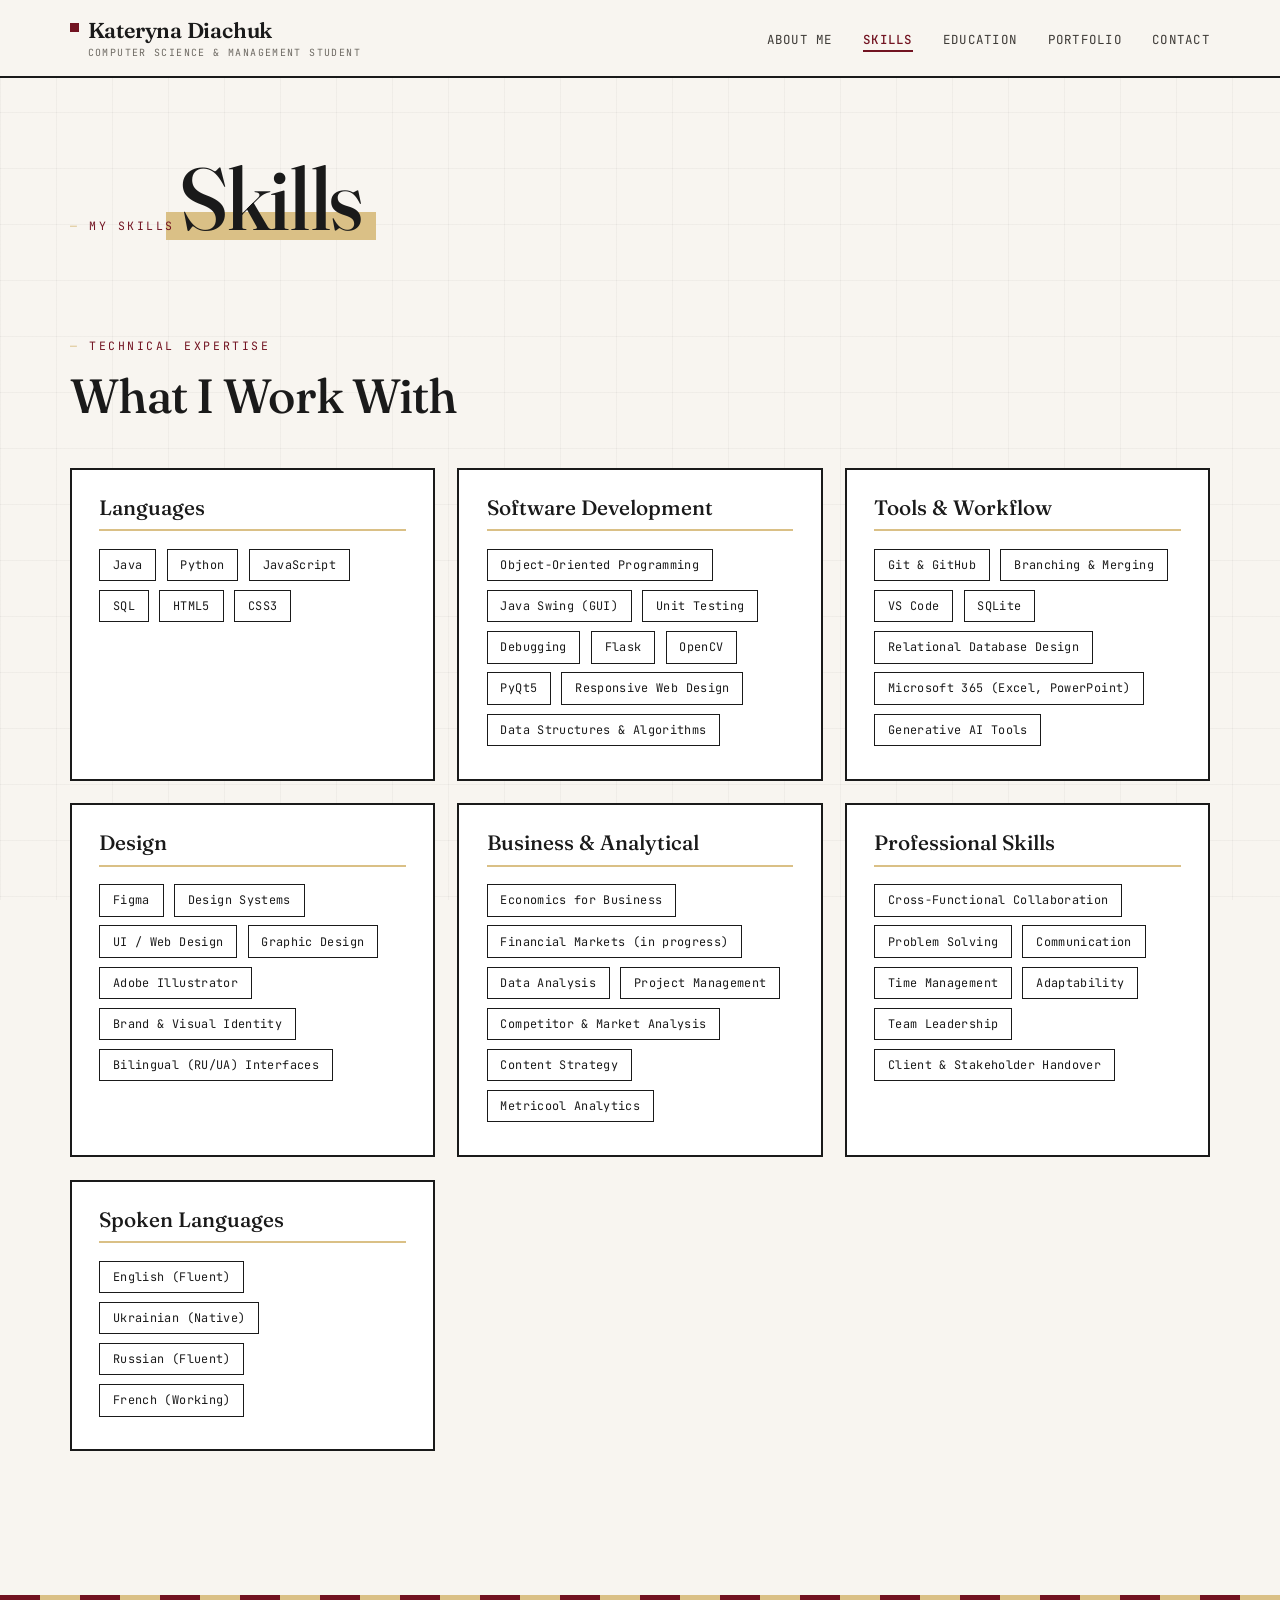
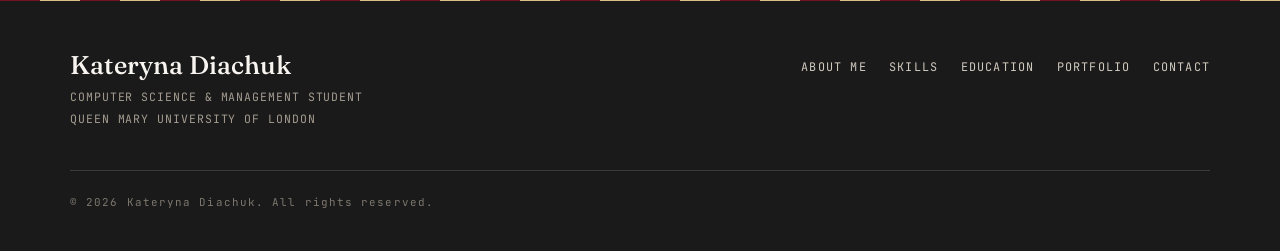
<file: skills.html>
<!DOCTYPE html>
<html lang="en">
<head>
    <meta charset="UTF-8">
    <meta name="viewport" content="width=device-width, initial-scale=1.0">
    <title>Skills | Kateryna Diachuk</title>

    <!-- Google Fonts: Fraunces + Space Grotesk + JetBrains Mono -->
    <link rel="preconnect" href="https://fonts.googleapis.com">
    <link rel="preconnect" href="https://fonts.gstatic.com" crossorigin>
    <link href="https://fonts.googleapis.com/css2?family=Fraunces:ital,opsz,wght@0,9..144,300..700;1,9..144,300..700&family=Space+Grotesk:wght@300..700&family=JetBrains+Mono:wght@400;500&display=swap" rel="stylesheet">
    <!-- Stylesheets -->
    <link rel="stylesheet" href="css/reset.css">
    <link rel="stylesheet" href="css/style.css">
</head>
<body>

    <!-- ========================================================
         HEADER
    ========================================================= -->
    <header>
        <div class="header-inner">
            <div class="site-logo">
                Kateryna Diachuk
                <span>Computer Science & Management Student</span>
            </div>
            <nav aria-label="Main navigation">
                <ul>
                    <li><a href="index.html">About Me</a></li>
                    <li><a href="skills.html" class="active">Skills</a></li>
                    <li><a href="education.html">Education</a></li>
                    <li><a href="portfolio.html">Portfolio</a></li>
                    <li><a href="contact.html">Contact</a></li>
                </ul>
            </nav>
        </div>
    </header>

    <!-- ========================================================
         MAIN CONTENT
    ========================================================= -->
    <main>

        <!-- Page Banner -->
        <section class="page-banner" aria-label="Page title">
            <span class="section-label">My skills</span>
            <h1>Skills</h1>
        </section>

        <!-- Skills Grid Section -->
        <section class="section-pad" aria-label="Technical skills">
            <div class="container">
                <header class="section-header">
                    <span class="section-label">Technical Expertise</span>
                    <h2>What I Work With</h2>
                    
                </header>

                <article>
                    <div class="skills-grid">

                        <section class="skill-category" aria-label="Programming languages">
                            <h3>Languages</h3>
                            <span class="skill-tag">Java</span>
                            <span class="skill-tag">Python</span>
                            <span class="skill-tag">JavaScript</span>
                            <span class="skill-tag">SQL</span>
                            <span class="skill-tag">HTML5</span>
                            <span class="skill-tag">CSS3</span>
                        </section>

                        <section class="skill-category" aria-label="Software development">
                            <h3>Software Development</h3>
                            <span class="skill-tag">Object-Oriented Programming</span>
                            <span class="skill-tag">Java Swing (GUI)</span>
                            <span class="skill-tag">Unit Testing</span>
                            <span class="skill-tag">Debugging</span>
                            <span class="skill-tag">Flask</span>
                            <span class="skill-tag">OpenCV</span>
                            <span class="skill-tag">PyQt5</span>
                            <span class="skill-tag">Responsive Web Design</span>
                            <span class="skill-tag">Data Structures &amp; Algorithms</span>
                        </section>

                        <section class="skill-category" aria-label="Tools and workflow">
                            <h3>Tools &amp; Workflow</h3>
                            <span class="skill-tag">Git &amp; GitHub</span>
                            <span class="skill-tag">Branching &amp; Merging</span>
                            <span class="skill-tag">VS Code</span>
                            <span class="skill-tag">SQLite</span>
                            <span class="skill-tag">Relational Database Design</span>
                            <span class="skill-tag">Microsoft 365 (Excel, PowerPoint)</span>
                            <span class="skill-tag">Generative AI Tools</span>
                        </section>

                        <section class="skill-category" aria-label="Design">
                            <h3>Design</h3>
                            <span class="skill-tag">Figma</span>
                            <span class="skill-tag">Design Systems</span>
                            <span class="skill-tag">UI / Web Design</span>
                            <span class="skill-tag">Graphic Design</span>
                            <span class="skill-tag">Adobe Illustrator</span>
                            <span class="skill-tag">Brand &amp; Visual Identity</span>
                            <span class="skill-tag">Bilingual (RU/UA) Interfaces</span>
                        </section>

                        <section class="skill-category" aria-label="Business and analytical">
                            <h3>Business &amp; Analytical</h3>
                            <span class="skill-tag">Economics for Business</span>
                            <span class="skill-tag">Financial Markets (in progress)</span>
                            <span class="skill-tag">Data Analysis</span>
                            <span class="skill-tag">Project Management</span>
                            <span class="skill-tag">Competitor &amp; Market Analysis</span>
                            <span class="skill-tag">Content Strategy</span>
                            <span class="skill-tag">Metricool Analytics</span>
                        </section>

                        <section class="skill-category" aria-label="Professional skills">
                            <h3>Professional Skills</h3>
                            <span class="skill-tag">Cross-Functional Collaboration</span>
                            <span class="skill-tag">Problem Solving</span>
                            <span class="skill-tag">Communication</span>
                            <span class="skill-tag">Time Management</span>
                            <span class="skill-tag">Adaptability</span>
                            <span class="skill-tag">Team Leadership</span>
                            <span class="skill-tag">Client &amp; Stakeholder Handover</span>
                        </section>

                        <section class="skill-category" aria-label="Spoken languages">
                            <h3>Spoken Languages</h3>
                            <span class="skill-tag">English (Fluent)</span>
                            <span class="skill-tag">Ukrainian (Native)</span>
                            <span class="skill-tag">Russian (Fluent)</span>
                            <span class="skill-tag">French (Working)</span>
                        </section>

                    </div>
                </article>
            </div>
        </section>

        
                    

    </main>

    <!-- ========================================================
         FOOTER
    ========================================================= -->
    <footer>
        <div class="footer-inner">
            <div class="footer-brand">
                <h3>Kateryna Diachuk </h3>
                <p>Computer Science & Management Student<br>Queen Mary University of London</p>
            </div>
            <nav class="footer-nav" aria-label="Footer navigation">
                
                <ul>
                    <li><a href="index.html">About Me</a></li>
                    <li><a href="skills.html">Skills</a></li>
                    <li><a href="education.html">Education</a></li>
                    <li><a href="portfolio.html">Portfolio</a></li>
                    <li><a href="contact.html">Contact</a></li>
                </ul>
            </nav>
            <div class="footer-copy">
                <p>&copy; 2026 Kateryna Diachuk. All rights reserved.</p>
            </div>
        </div>
    </footer>

</body>
</html>
</file>
<file: css/style.css>
/* ============================================================
   Kateryna Diachuk — Portfolio
   Design system: editorial print aesthetic
   Palette: cream #F8F5F0 · burgundy #721321 · gold #DAC086 · ink #1A1A1A
   Type: Fraunces (display serif) · Space Grotesk (body) · JetBrains Mono (labels)
   ============================================================ */

:root {
    --cream:     #F8F5F0;
    --cream-dim: #EFEAE0;
    --burgundy:  #721321;
    --burgundy-deep: #4E0C16;
    --gold:      #DAC086;
    --gold-soft: #E9DCBC;
    --ink:       #1A1A1A;
    --ink-soft:  #3D3A36;
    --ink-mute:  #6E6a63;

    --font-display: "Fraunces", Georgia, serif;
    --font-body:    "Space Grotesk", "Helvetica Neue", sans-serif;
    --font-mono:    "JetBrains Mono", "SF Mono", monospace;

    --shadow-offset: 6px 6px 0 var(--ink);
    --shadow-offset-gold: 8px 8px 0 var(--gold);
    --shadow-offset-burgundy: 8px 8px 0 var(--burgundy);

    --maxw: 1140px;
}

/* ── Base ─────────────────────────────────────────────────── */

html { scroll-behavior: smooth; }

body {
    background: var(--cream);
    color: var(--ink);
    font-family: var(--font-body);
    font-size: 1.0625rem;
    line-height: 1.7;
    -webkit-font-smoothing: antialiased;
}

/* Subtle grid texture across whole page, like layout paper */
body::before {
    content: "";
    position: fixed;
    inset: 0;
    pointer-events: none;
    background-image:
        linear-gradient(to right, rgba(26,26,26,0.035) 1px, transparent 1px),
        linear-gradient(to bottom, rgba(26,26,26,0.035) 1px, transparent 1px);
    background-size: 56px 56px;
    z-index: 0;
}

main { position: relative; z-index: 1; }

::selection { background: var(--gold); color: var(--ink); }

h1, h2, h3 { font-family: var(--font-display); font-weight: 500; line-height: 1.1; }

a { color: inherit; text-decoration: none; }

.container { max-width: var(--maxw); margin: 0 auto; padding: 0 2rem; }

.section-pad { padding: 5rem 0; }

/* ── Header ───────────────────────────────────────────────── */

body > header {
    position: sticky;
    top: 0;
    z-index: 50;
    background: var(--cream);
    border-bottom: 2px solid var(--ink);
}

.header-inner {
    max-width: var(--maxw);
    margin: 0 auto;
    padding: 1.1rem 2rem;
    display: flex;
    align-items: center;
    justify-content: space-between;
    gap: 2rem;
}

.site-logo {
    font-family: var(--font-display);
    font-size: 1.35rem;
    font-weight: 600;
    letter-spacing: -0.01em;
    display: flex;
    flex-direction: column;
    line-height: 1.2;
    position: relative;
    padding-left: 1.1rem;
}

/* burgundy printer's mark before the name */
.site-logo::before {
    content: "";
    position: absolute;
    left: 0;
    top: 0.35rem;
    width: 0.55rem;
    height: 0.55rem;
    background: var(--burgundy);
}

.site-logo span {
    font-family: var(--font-mono);
    font-size: 0.62rem;
    font-weight: 400;
    letter-spacing: 0.14em;
    text-transform: uppercase;
    color: var(--ink-mute);
    margin-top: 0.2rem;
}

nav ul { display: flex; gap: 1.9rem; list-style: none; }

nav a {
    font-family: var(--font-mono);
    font-size: 0.78rem;
    letter-spacing: 0.1em;
    text-transform: uppercase;
    padding-bottom: 0.25rem;
    position: relative;
    color: var(--ink-soft);
    transition: color 0.2s ease;
}

nav a::after {
    content: "";
    position: absolute;
    left: 0;
    bottom: 0;
    height: 2px;
    width: 0;
    background: var(--burgundy);
    transition: width 0.25s ease;
}

nav a:hover { color: var(--ink); }
nav a:hover::after { width: 100%; }

nav a.active { color: var(--burgundy); font-weight: 500; }
nav a.active::after { width: 100%; }

/* ── Page banner (inner pages) ─────────────────────────────── */

.page-banner {
    max-width: var(--maxw);
    margin: 0 auto;
    padding: 4.5rem 2rem 0;
}

.page-banner h1 {
    font-size: clamp(3.2rem, 8vw, 5.5rem);
    letter-spacing: -0.02em;
    position: relative;
    display: inline-block;
}

/* gold highlighter stroke behind page titles */
.page-banner h1::after {
    content: "";
    position: absolute;
    left: -0.15em;
    right: -0.15em;
    bottom: 0.08em;
    height: 0.32em;
    background: var(--gold);
    z-index: -1;
}

.section-label {
    display: inline-block;
    font-family: var(--font-mono);
    font-size: 0.72rem;
    letter-spacing: 0.22em;
    text-transform: uppercase;
    color: var(--burgundy);
    margin-bottom: 0.9rem;
}

.section-label::before { content: "— "; color: var(--gold); }

.section-header { margin-bottom: 2.8rem; }

.section-header h2 {
    font-size: clamp(2rem, 4.5vw, 3rem);
    letter-spacing: -0.015em;
}

/* ── Hero ─────────────────────────────────────────────────── */

.hero {
    max-width: var(--maxw);
    margin: 0 auto;
    padding: 5rem 2rem 5.5rem;
    display: grid;
    grid-template-columns: 340px 1fr;
    gap: 4.5rem;
    align-items: center;
}

/* Profile card — print-style with hard offset shadow */
.hero-card {
    background: #fff;
    border: 2px solid var(--ink);
    box-shadow: var(--shadow-offset-gold);
    padding: 1.4rem 1.4rem 1.6rem;
    transition: transform 0.25s ease, box-shadow 0.25s ease;
}

.hero-card:hover {
    transform: translate(-3px, -3px);
    box-shadow: 11px 11px 0 var(--gold);
}

.profile-image-wrap {
    border: 2px solid var(--ink);
    overflow: hidden;
    aspect-ratio: 1 / 1.08;
}

.profile-image-wrap img {
    width: 100%;
    height: 100%;
    object-fit: cover;
    filter: grayscale(35%);
    transition: filter 0.35s ease, transform 0.35s ease;
}

.hero-card:hover .profile-image-wrap img {
    filter: grayscale(0%);
    transform: scale(1.03);
}

.hero-card-name { text-align: center; padding-top: 1.2rem; }

.hero-card-name h2 { font-size: 1.5rem; font-weight: 600; }

.hero-card-divider {
    width: 3rem;
    height: 3px;
    background: var(--burgundy);
    margin: 0.7rem auto;
}

.hero-card-role {
    font-family: var(--font-mono);
    font-size: 0.72rem;
    letter-spacing: 0.08em;
    text-transform: uppercase;
    color: var(--ink-mute);
}

.hero-social {
    display: flex;
    justify-content: center;
    gap: 0.6rem;
    margin-top: 1.3rem;
    flex-wrap: wrap;
}

.hero-social a {
    font-family: var(--font-mono);
    font-size: 0.72rem;
    letter-spacing: 0.06em;
    text-transform: uppercase;
    border: 1.5px solid var(--ink);
    padding: 0.35rem 0.85rem;
    transition: all 0.2s ease;
}

.hero-social a:hover {
    background: var(--burgundy);
    border-color: var(--burgundy);
    color: var(--cream);
}

/* Hero text */
.hero-content .label {
    font-family: var(--font-mono);
    font-size: 0.8rem;
    letter-spacing: 0.24em;
    text-transform: uppercase;
    color: var(--burgundy);
}

.hero-content .label::before { content: "— "; color: var(--gold); }

.hero-content h1 {
    font-size: clamp(3.6rem, 9vw, 6.2rem);
    letter-spacing: -0.025em;
    margin: 0.6rem 0 0.4rem;
}

/* second line of the name in italic burgundy — the designer's flourish */
.hero-content h1 br + * { font-style: italic; }

.hero-content h1 {
    position: relative;
}

.hero-content .sub {
    font-family: var(--font-display);
    font-style: italic;
    font-size: 1.25rem;
    color: var(--burgundy);
    margin-bottom: 1.4rem;
}

.hero-content > p:not(.sub) {
    max-width: 34rem;
    color: var(--ink-soft);
}

.hero-buttons { display: flex; gap: 1rem; margin-top: 2.1rem; flex-wrap: wrap; }

/* ── Buttons ──────────────────────────────────────────────── */

.btn-primary,
.btn-outline {
    display: inline-block;
    font-family: var(--font-mono);
    font-size: 0.8rem;
    letter-spacing: 0.1em;
    text-transform: uppercase;
    padding: 0.85rem 1.7rem;
    border: 2px solid var(--ink);
    transition: all 0.2s ease;
}

.btn-primary {
    background: var(--burgundy);
    border-color: var(--burgundy);
    color: var(--cream);
    box-shadow: 4px 4px 0 var(--ink);
}

.btn-primary:hover {
    transform: translate(-2px, -2px);
    box-shadow: 6px 6px 0 var(--ink);
    background: var(--burgundy-deep);
}

.btn-outline {
    background: transparent;
    color: var(--ink);
    box-shadow: 4px 4px 0 var(--gold);
}

.btn-outline:hover {
    transform: translate(-2px, -2px);
    box-shadow: 6px 6px 0 var(--gold);
    background: #fff;
}

/* ── About section ────────────────────────────────────────── */

.about-section {
    background: var(--ink);
    color: var(--cream);
    padding: 5.5rem 0;
    position: relative;
}

/* gold top rule like a magazine section divider */
.about-section::before {
    content: "";
    position: absolute;
    top: 0; left: 0; right: 0;
    height: 6px;
    background: repeating-linear-gradient(
        90deg,
        var(--gold) 0 40px,
        var(--burgundy) 40px 80px
    );
}

.about-inner {
    max-width: var(--maxw);
    margin: 0 auto;
    padding: 0 2rem;
    display: grid;
    grid-template-columns: 1.4fr 1fr;
    gap: 4rem;
    align-items: start;
}

.about-section .section-label { color: var(--gold); }
.about-section .section-label::before { color: var(--burgundy); }

.about-section h2 { color: var(--cream); }

.about-text p { color: #CFC9BE; margin-bottom: 1.1rem; }

.about-section .btn-outline {
    color: var(--cream);
    border-color: var(--cream);
    box-shadow: 4px 4px 0 var(--burgundy);
}

.about-section .btn-outline:hover {
    background: var(--cream);
    color: var(--ink);
    box-shadow: 6px 6px 0 var(--burgundy);
}

.about-stats {
    display: grid;
    grid-template-columns: 1fr 1fr;
    gap: 1rem;
}

.stat-box {
    border: 1.5px solid rgba(248, 245, 240, 0.25);
    padding: 1.6rem 1.2rem 1.4rem;
    transition: all 0.25s ease;
}

.stat-box:hover {
    border-color: var(--gold);
    transform: translateY(-4px);
}

.stat-number {
    display: block;
    font-family: var(--font-display);
    font-size: 2.6rem;
    font-weight: 600;
    color: var(--gold);
    line-height: 1;
}

.stat-label {
    display: block;
    font-family: var(--font-mono);
    font-size: 0.66rem;
    letter-spacing: 0.14em;
    text-transform: uppercase;
    color: #A39C90;
    margin-top: 0.6rem;
}

/* ── Experience / generic cards ────────────────────────────── */

.card {
    display: grid;
    grid-template-columns: 170px 1fr;
    gap: 2rem;
    background: #fff;
    border: 2px solid var(--ink);
    padding: 1.8rem 2rem;
    margin-bottom: 1.4rem;
    transition: transform 0.22s ease, box-shadow 0.22s ease;
}

.card:hover {
    transform: translate(-3px, -3px);
    box-shadow: var(--shadow-offset-gold);
}

.card-date {
    font-family: var(--font-mono);
    font-size: 0.76rem;
    letter-spacing: 0.08em;
    color: var(--burgundy);
    padding-top: 0.4rem;
    border-top: 3px solid var(--gold);
}

.card-body h3 { font-size: 1.45rem; margin-bottom: 0.25rem; }

.company {
    font-family: var(--font-mono);
    font-size: 0.74rem;
    letter-spacing: 0.06em;
    text-transform: uppercase;
    color: var(--ink-mute);
    margin-bottom: 0.7rem;
}

.card-body p:last-child { color: var(--ink-soft); }

/* ── Skills ───────────────────────────────────────────────── */

.skills-grid {
    display: grid;
    grid-template-columns: repeat(auto-fit, minmax(300px, 1fr));
    gap: 1.4rem;
}

.skill-category {
    background: #fff;
    border: 2px solid var(--ink);
    padding: 1.7rem 1.7rem 1.5rem;
    transition: transform 0.22s ease, box-shadow 0.22s ease;
}

.skill-category:hover {
    transform: translate(-3px, -3px);
    box-shadow: var(--shadow-offset-burgundy);
}

.skill-category h3 {
    font-size: 1.3rem;
    margin-bottom: 1.1rem;
    padding-bottom: 0.6rem;
    border-bottom: 2px solid var(--gold);
}

.skill-tag {
    display: inline-block;
    font-family: var(--font-mono);
    font-size: 0.74rem;
    letter-spacing: 0.03em;
    border: 1.5px solid var(--ink);
    padding: 0.32rem 0.8rem;
    margin: 0 0.4rem 0.55rem 0;
    transition: all 0.18s ease;
    cursor: default;
}

.skill-tag:hover {
    background: var(--burgundy);
    border-color: var(--burgundy);
    color: var(--cream);
}

/* ── Education ────────────────────────────────────────────── */

.education-grid {
    position: relative;
    padding-left: 2.4rem;
}

/* vertical timeline rule */
.education-grid::before {
    content: "";
    position: absolute;
    left: 0.55rem;
    top: 0.4rem;
    bottom: 0.4rem;
    width: 2px;
    background: var(--ink);
}

.edu-card {
    display: grid;
    grid-template-columns: 110px 1fr;
    gap: 2rem;
    background: #fff;
    border: 2px solid var(--ink);
    padding: 1.8rem 2rem;
    margin-bottom: 1.6rem;
    position: relative;
    transition: transform 0.22s ease, box-shadow 0.22s ease;
}

/* timeline node */
.edu-card::before {
    content: "";
    position: absolute;
    left: -2.28rem;
    top: 2.2rem;
    width: 0.85rem;
    height: 0.85rem;
    background: var(--gold);
    border: 2px solid var(--ink);
}

.edu-card:hover {
    transform: translate(-3px, -3px);
    box-shadow: var(--shadow-offset-gold);
}

.edu-year {
    font-family: var(--font-display);
    font-size: 1.9rem;
    font-weight: 600;
    font-style: italic;
    color: var(--burgundy);
    line-height: 1;
    padding-top: 0.2rem;
}

.edu-details h3 { font-size: 1.35rem; margin-bottom: 0.3rem; }

.institution {
    font-family: var(--font-mono);
    font-size: 0.72rem;
    letter-spacing: 0.06em;
    text-transform: uppercase;
    color: var(--ink-mute);
    margin-bottom: 0.7rem;
}

.edu-details p:last-child { color: var(--ink-soft); }

/* ── Portfolio / projects ─────────────────────────────────── */

.portfolio-grid { display: flex; flex-direction: column; gap: 2.6rem; }

.project-card {
    display: grid;
    grid-template-columns: 1fr 1.1fr;
    gap: 0;
    background: #fff;
    border: 2px solid var(--ink);
    transition: transform 0.25s ease, box-shadow 0.25s ease;
    overflow: hidden;
}

.project-card:hover {
    transform: translate(-4px, -4px);
    box-shadow: 10px 10px 0 var(--gold);
}

/* alternate: even cards get burgundy shadow + reversed layout */
.project-card:nth-child(even):hover { box-shadow: 10px 10px 0 var(--burgundy); }
.project-card:nth-child(even) { direction: rtl; }
.project-card:nth-child(even) > * { direction: ltr; }

.project-info { padding: 2.4rem 2.4rem 2.2rem; }

.project-tag {
    display: inline-block;
    font-family: var(--font-mono);
    font-size: 0.68rem;
    letter-spacing: 0.14em;
    text-transform: uppercase;
    color: var(--cream);
    background: var(--burgundy);
    padding: 0.3rem 0.75rem;
    margin-bottom: 1.1rem;
}

.project-info h3 { font-size: 1.75rem; margin-bottom: 0.3rem; }

.role {
    font-family: var(--font-display);
    font-style: italic;
    font-size: 1rem;
    color: var(--burgundy);
    margin-bottom: 0.9rem;
}

.project-info p:not(.role) { color: var(--ink-soft); margin-bottom: 0.8rem; }

.project-info a {
    font-family: var(--font-mono);
    font-size: 0.78rem;
    letter-spacing: 0.06em;
    text-transform: uppercase;
    color: var(--burgundy);
    border-bottom: 2px solid var(--gold);
    padding-bottom: 2px;
    transition: all 0.2s ease;
}

.project-info a:hover { background: var(--gold-soft); }

.project-img {
    border-left: 2px solid var(--ink);
    background: var(--cream-dim);
    display: flex;
    align-items: center;
}

.project-card:nth-child(even) .project-img {
    border-left: none;
    border-right: 2px solid var(--ink);
}

.project-img img { width: 100%; height: 100%; object-fit: cover; display: block; }

/* screenshot carousels: show the whole frame instead of cropping it */
.project-card--shots .project-img { padding: 1.25rem; background: var(--cream-dim); }
.project-card--shots .carousel-track img {
    height: 420px;
    object-fit: contain;
    background: transparent;
}

/* portrait (mobile app) screenshots need more height */
.project-card--app .carousel-track img { height: 560px; }

/* projects with no imagery run the full width of the card */
.project-card--text { grid-template-columns: 1fr; }

/* carousel (kept from original, restyled) */
.carousel {
    overflow-x: auto;
    scroll-snap-type: x mandatory;
    width: 100%;
}

.carousel::-webkit-scrollbar { height: 8px; }
.carousel::-webkit-scrollbar-thumb { background: var(--gold); }
.carousel::-webkit-scrollbar-track { background: var(--cream-dim); }

.carousel-track { display: flex; }

.carousel-track img {
    flex: 0 0 100%;
    scroll-snap-align: start;
    object-fit: contain;
    background: #fff;
}

/* ── Contact ──────────────────────────────────────────────── */

.contact-layout {
    display: grid;
    grid-template-columns: 1fr 1fr;
    gap: 3rem;
}

.contact-info { display: flex; flex-direction: column; gap: 1.2rem; }

.contact-item {
    background: #fff;
    border: 2px solid var(--ink);
    border-left: 8px solid var(--burgundy);
    padding: 1.2rem 1.5rem;
    display: flex;
    flex-direction: column;
    gap: 0.25rem;
    transition: transform 0.2s ease, box-shadow 0.2s ease;
}

.contact-item:hover {
    transform: translate(-3px, -3px);
    box-shadow: 6px 6px 0 var(--gold);
}

.contact-item .label {
    font-family: var(--font-mono);
    font-size: 0.66rem;
    letter-spacing: 0.16em;
    text-transform: uppercase;
    color: var(--ink-mute);
}

.contact-item a {
    color: var(--burgundy);
    font-weight: 500;
    word-break: break-word;
}

.contact-item a:hover { text-decoration: underline; text-decoration-color: var(--gold); text-decoration-thickness: 2px; }

/* ── Footer ───────────────────────────────────────────────── */

footer {
    background: var(--ink);
    color: var(--cream);
    margin-top: 4rem;
    position: relative;
}

footer::before {
    content: "";
    position: absolute;
    top: 0; left: 0; right: 0;
    height: 6px;
    background: repeating-linear-gradient(
        90deg,
        var(--burgundy) 0 40px,
        var(--gold) 40px 80px
    );
}

.footer-inner {
    max-width: var(--maxw);
    margin: 0 auto;
    padding: 3.5rem 2rem 2.5rem;
    display: grid;
    grid-template-columns: 1.2fr 1fr;
    gap: 2.5rem;
}

.footer-brand h3 {
    font-size: 1.6rem;
    margin-bottom: 0.4rem;
}

.footer-brand p {
    font-family: var(--font-mono);
    font-size: 0.72rem;
    letter-spacing: 0.08em;
    text-transform: uppercase;
    color: #A39C90;
    line-height: 1.9;
}

.footer-nav ul {
    list-style: none;
    display: flex;
    flex-wrap: wrap;
    gap: 1.4rem;
    justify-content: flex-end;
    align-items: flex-start;
}

.footer-nav a {
    font-family: var(--font-mono);
    font-size: 0.74rem;
    letter-spacing: 0.1em;
    text-transform: uppercase;
    color: #CFC9BE;
    transition: color 0.2s ease;
}

.footer-nav a:hover { color: var(--gold); }

.footer-copy {
    grid-column: 1 / -1;
    border-top: 1px solid rgba(248, 245, 240, 0.15);
    padding-top: 1.4rem;
}

.footer-copy p {
    font-family: var(--font-mono);
    font-size: 0.68rem;
    letter-spacing: 0.1em;
    color: #7d786f;
}

/* ── Responsive ───────────────────────────────────────────── */

@media (max-width: 960px) {
    .hero { grid-template-columns: 1fr; gap: 3rem; padding-top: 3.5rem; }
    .hero-card { max-width: 360px; margin: 0 auto; }
    .about-inner { grid-template-columns: 1fr; }
    .project-card,
    .project-card:nth-child(even) { grid-template-columns: 1fr; direction: ltr; }
    .project-img,
    .project-card:nth-child(even) .project-img {
        border-left: none;
        border-right: none;
        border-top: 2px solid var(--ink);
    }
    .project-card--text { grid-template-columns: 1fr; }
    .contact-layout { grid-template-columns: 1fr; }
    .footer-inner { grid-template-columns: 1fr; }
    .footer-nav ul { justify-content: flex-start; }
}

@media (max-width: 720px) {
    .header-inner { flex-direction: column; gap: 1rem; }
    nav ul { gap: 1.1rem; flex-wrap: wrap; justify-content: center; }
    .card, .edu-card { grid-template-columns: 1fr; gap: 0.8rem; }
    .education-grid { padding-left: 1.6rem; }
    .edu-card::before { left: -1.5rem; }
    .about-stats { grid-template-columns: 1fr 1fr; }
    .section-pad { padding: 3.5rem 0; }
    .page-banner { padding-top: 3rem; }
    .project-card--shots .project-img { padding: 0.75rem; }
    .project-card--shots .carousel-track img { height: 240px; }
    .project-card--app .carousel-track img { height: 420px; }
}
</file>
